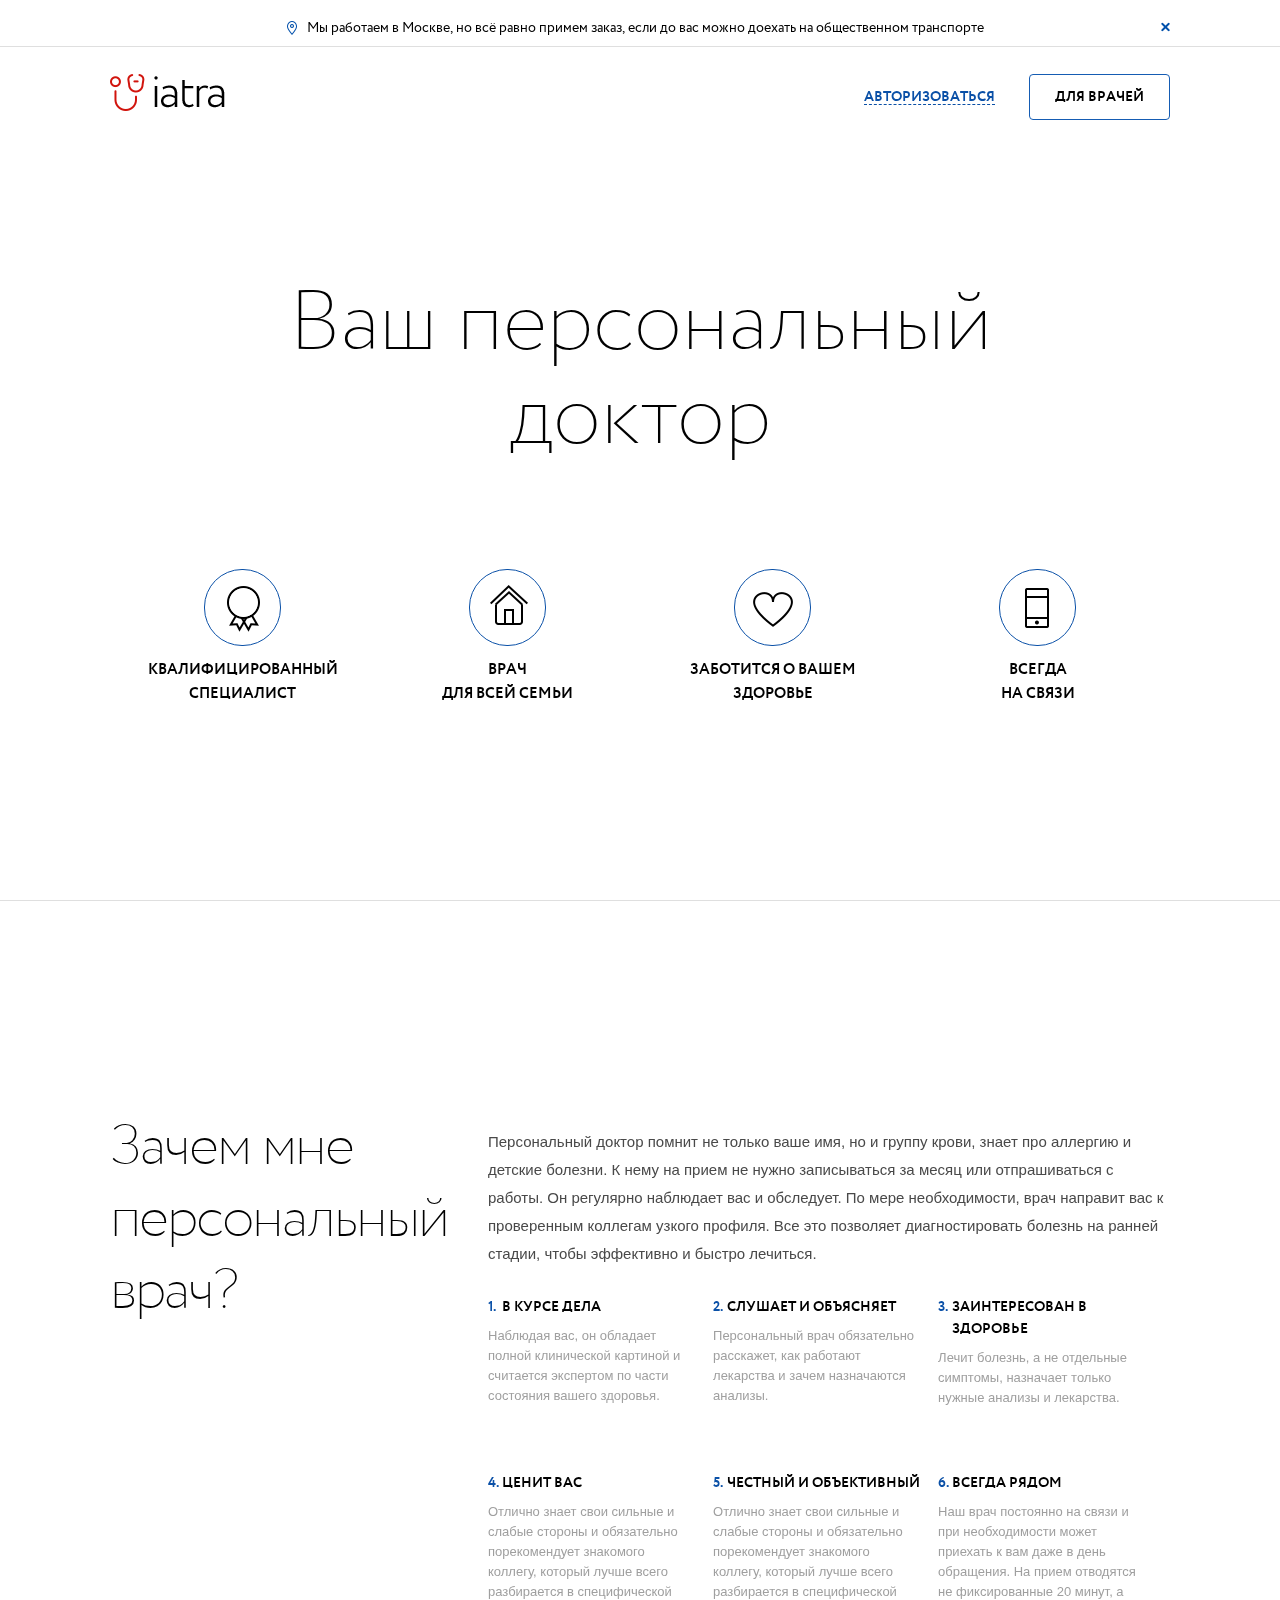
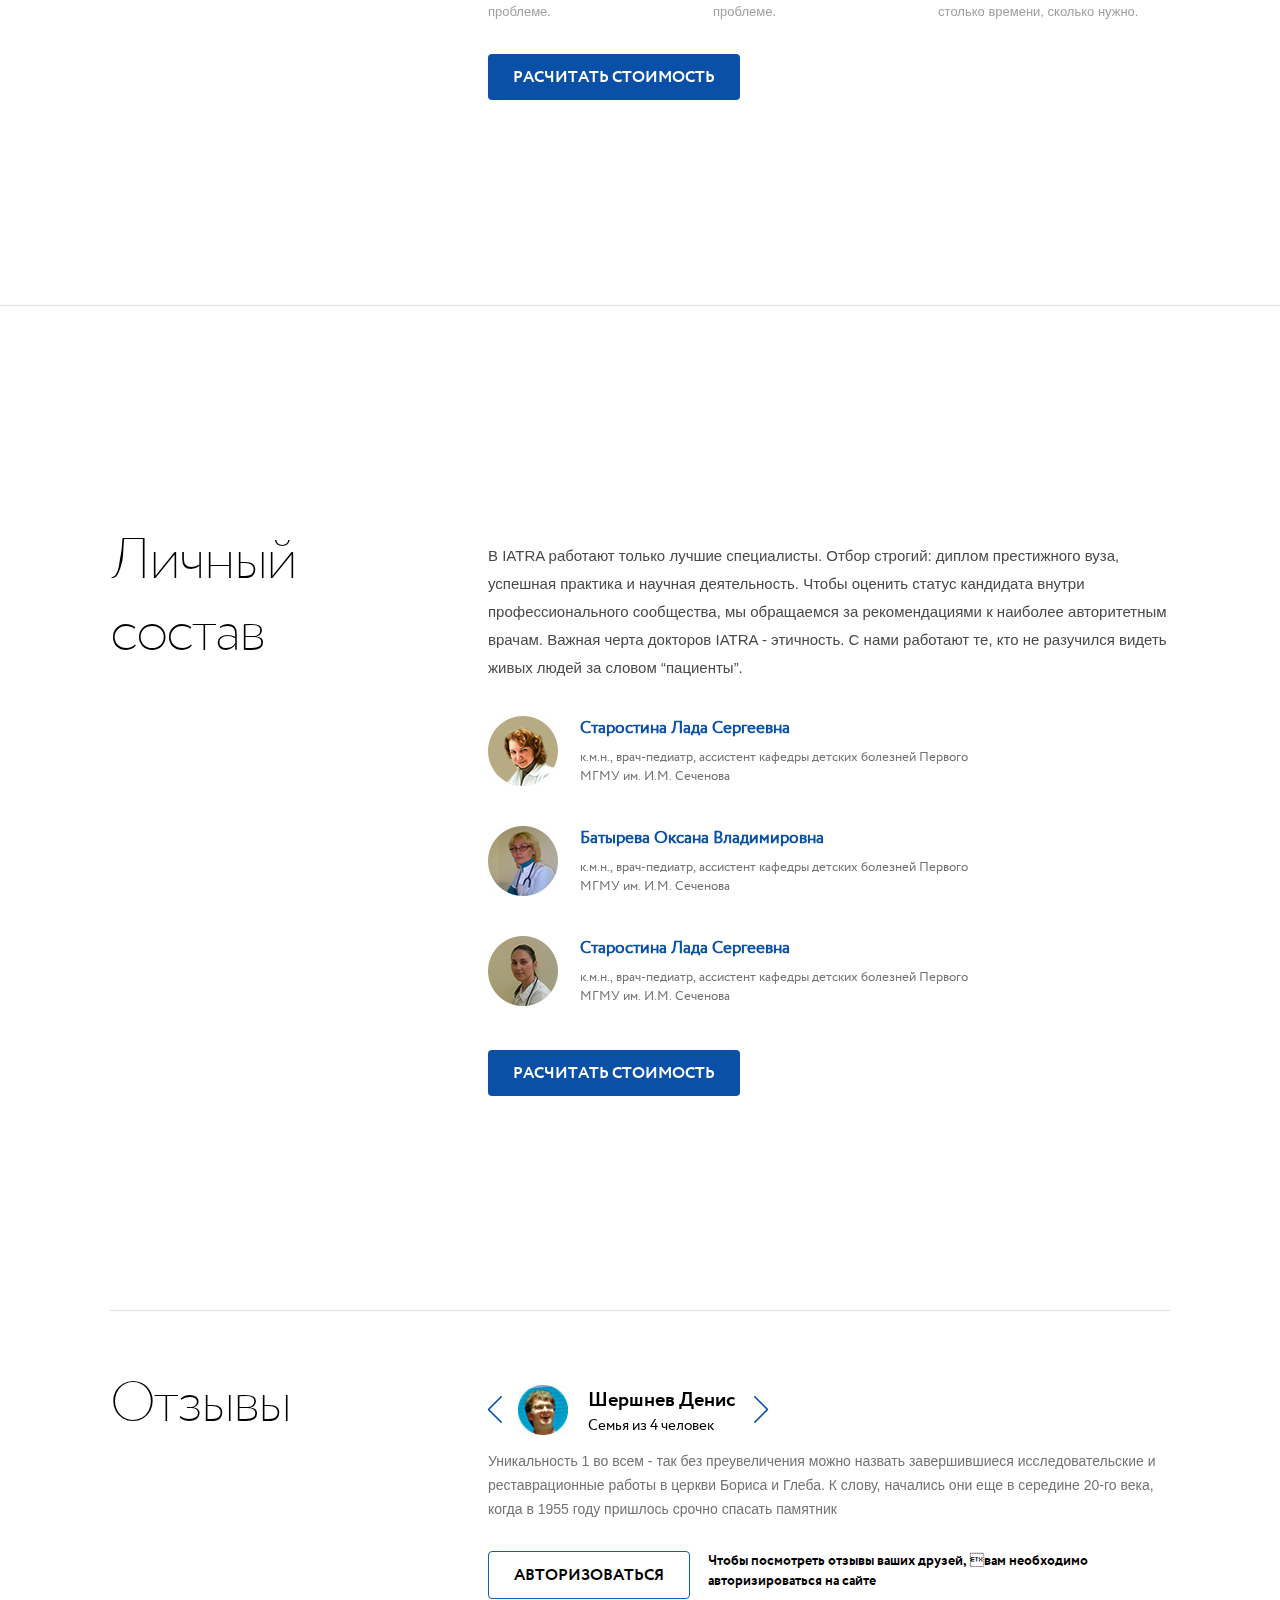
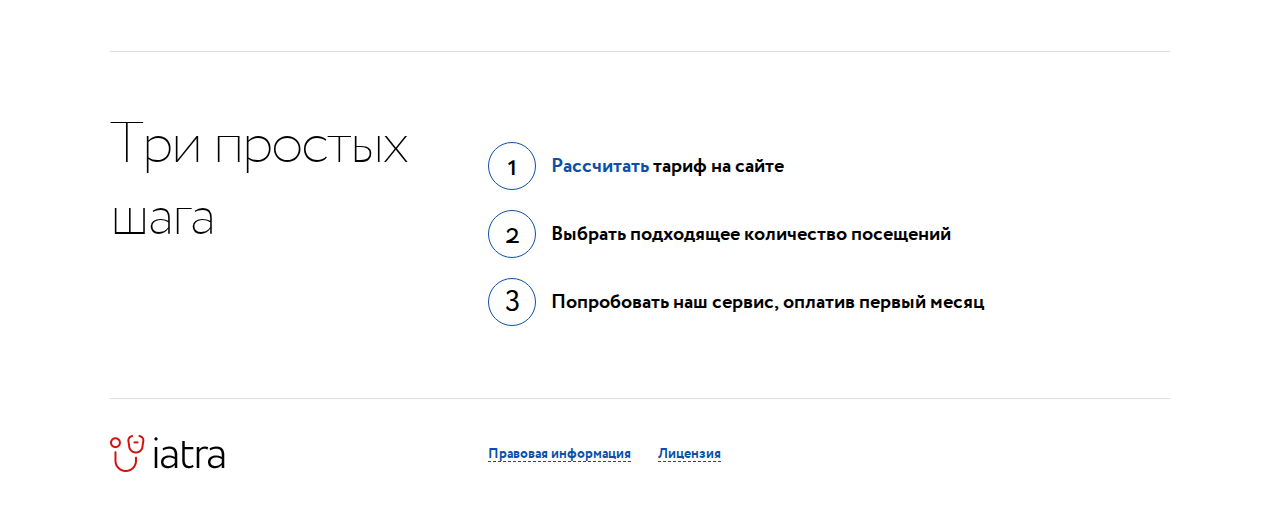
<file: index.html>
<!DOCTYPE html>
<!--[if lt IE 7]> <html class="no-js lt-ie9 lt-ie8 lt-ie7" lang="ru"> <![endif]-->
<!--[if IE 7]>    <html class="no-js lt-ie9 lt-ie8" lang="ru"> <![endif]-->
<!--[if IE 8]>    <html class="no-js lt-ie9" lang="ru"> <![endif]-->
<!--[if gt IE 8]><!--> <html class="no-js" lang="ru"> <!--<![endif]-->
<html>
<head>
	<meta charset="utf-8">
	<meta http-equiv="X-UA-Compatible" content="IE=edge">
	<title>Главная :: IATRA</title>
	<meta name="viewport" content="width=device-width">

	<link rel="stylesheet" href="css/normalize.css">
	<link rel="stylesheet" href="css/style.css">
	<link rel="stylesheet" href="css/jquery.fullPage.css">
	<script src="js/jquery.min.js"></script>
</head>
<body>	
	<div class="page-main">
		<!-- begin b-header  -->
		<header class="b-header js-header_topline clearfix topline-open" id="header">
			<div class="b-header_topline clearfix">
				<div class="wrapper">
					<p class="b-header_topline-text"><span class="l-txt">Мы работаем в Москве, но всё равно примем заказ, если до вас можно доехать на общественном транспорте<span class="b-header_topline-close js-header_topline-close"></span></span></p>
				</div>
			</div>
			<div class="wrapper">				
				<div class="b-header_nav clearfix">
					<a href="links.html" class="l-header_logo"></a>
					
					<div class="b-autorize">
						<a href="ajax/login_popup.html" class="l-autorize_lnk js-autorize_lnk">Авторизоваться</a>
						<a href="#0" class="l-autorize_btn btn type_1">Для врачей</a>
					</div>
				</div>
			</div>
		</header>
		<!-- end b-header -->

		<div id="fullpage">
			<div class="section b-mainpromo_select clearfix">
				<div class="wrapper">
					<h1 class="b-mainpromo_title">Ваш персональный<br/> доктор</h1>
					<div class="b-mainpromo_col">
						<span class="l-mainpromo_cols_ico type_1"></span>
						<p class="l-mainpromo_cols_text">Квалифицированный специалист</p>
					</div>
					<div class="b-mainpromo_col">
						<span class="l-mainpromo_cols_ico type_2"></span>
						<p class="l-mainpromo_cols_text">врач<br/> для всей семьи</p>
					</div>
					<div class="b-mainpromo_col">
						<span class="l-mainpromo_cols_ico type_3"></span>
						<p class="l-mainpromo_cols_text">Заботится о вашем<br/> здоровье</p>
					</div>
					<div class="b-mainpromo_col">
						<span class="l-mainpromo_cols_ico type_4"></span>
						<p class="l-mainpromo_cols_text">Всегда<br/>  на связи</p>
					</div>
				</div>
			</div>
			
			<div class="section b-mainpromo_descr_row clearfix">
				<div class="wrapper">
					<div class="b-mainpromo_descr_fl">
						<h3 class="b-mainpromo_descr_fl-title">Зачем мне персональный врач?</h3>
					</div>
					<div class="b-mainpromo_descr_fr">
						<p class="b-mainpromo_descr_fr-text">Персональный доктор помнит не только ваше имя, но и группу крови, знает про аллергию и детские болезни. К нему на прием не нужно записываться за месяц или отпрашиваться с работы. Он регулярно наблюдает вас и обследует. По мере необходимости, врач направит вас к проверенным коллегам узкого профиля. Все это позволяет диагностировать болезнь на ранней стадии, чтобы эффективно и быстро лечиться.</p>
					
						<ol class="b-mainpromo_descr_cols-order-list height-adjustment clearfix">
							<li class="b-mainpromo_descr_cols-order-item">
								<h5>в курсе дела</h5>
								<p>Наблюдая вас, он обладает полной клинической картиной и считается экспертом по части  состояния вашего здоровья. </p>
							</li>
							<li class="b-mainpromo_descr_cols-order-item">
								<h5>слушает и объясняет</h5>
								<p>Персональный врач обязательно расскажет, как работают лекарства и зачем назначаются анализы.</p>
							</li>
							<li class="b-mainpromo_descr_cols-order-item">
								<h5>Заинтересован  в здоровье</h5>
								<p>Лечит болезнь, а не отдельные  симптомы, назначает только  нужные анализы и лекарства.</p>
							</li>
							<li class="b-mainpromo_descr_cols-order-item">
								<h5>Ценит вас</h5>
								<p>Отлично знает свои сильные и слабые стороны и обязательно порекомендует знакомого коллегу, который лучше всего разбирается в специфической проблеме.</p>
							</li>
							<li class="b-mainpromo_descr_cols-order-item">
								<h5>Честный и объективный</h5>
								<p>Отлично знает свои сильные и слабые стороны и обязательно порекомендует знакомого коллегу, который лучше всего разбирается в специфической проблеме.</p>
							</li>
							<li class="b-mainpromo_descr_cols-order-item">
								<h5>Всегда рядом</h5>
								<p>Наш врач постоянно на связи и при необходимости может приехать к вам даже в день обращения. На прием отводятся не фиксированные 20 минут, а столько времени, сколько нужно.</p>
							</li>
						</ol>
					
						<a href="http://iatra.ru/new9/" class="btn type_2">Расчитать стоимость</a>
					</div>
				</div>
			</div>
			
			<div class="section b-mainpromo_descr_row clearfix">
				<div class="wrapper">
					<div class="b-mainpromo_descr_fl">
						<h3 class="b-mainpromo_descr_fl-title">Личный состав</h3>
					</div>
					<div class="b-mainpromo_descr_fr">
						<p class="b-mainpromo_descr_fr-text">В IATRA работают только лучшие специалисты. Отбор строгий: диплом престижного вуза, успешная практика и научная деятельность. Чтобы оценить статус кандидата внутри профессионального сообщества, мы обращаемся за рекомендациями к наиболее авторитетным врачам. Важная черта докторов IATRA - этичность. С нами работают те, кто не разучился видеть живых людей за словом “пациенты”.</p>
					
						<ul class="b-mainpromo_descr-list">
							<li class="b-mainpromo_descr-item">
								<div class="b-person_item-pic">
									<img src="pic/pic_01.jpg" height="70" width="70" alt="">
								</div>
								<div class="b-person_item-pic-wrap">
									<a href="#0"><h5>Старостина Лада Сергеевна</h5></a>
									<p>к.м.н., врач-педиатр, ассистент кафедры детских болезней Первого МГМУ  им. И.М. Сеченова</p>
								</div>
							</li>
							<li class="b-mainpromo_descr-item">
								<div class="b-person_item-pic">
									<img src="pic/pic_02.jpg" height="70" width="70" alt="">
								</div>
								<div class="b-person_item-pic-wrap">
									<a href="#0"><h5>Батырева Оксана Владимировна</h5></a>
									<p>к.м.н., врач-педиатр, ассистент кафедры детских болезней Первого МГМУ  им. И.М. Сеченова</p>
								</div>
							</li>
							<li class="b-mainpromo_descr-item">
								<div class="b-person_item-pic">
									<img src="pic/pic_03.jpg" height="70" width="70" alt="">
								</div>
								<div class="b-person_item-pic-wrap">
									<a href="#0"><h5>Старостина Лада Сергеевна</h5></a>
									<p>к.м.н., врач-педиатр, ассистент кафедры детских болезней Первого МГМУ  им. И.М. Сеченова</p>
								</div>
							</li>									
						</ul>
					
						<a href="http://iatra.ru/new9/" class="btn type_2">Расчитать стоимость</a>
					</div>
				</div>
			</div>
		</div>

		<main id="main" role="main">
			<div class="b-mainpromo">
				<div class="wrapper">					

					<div class="b-mainpromo_descr_row clearfix">
						<div class="b-mainpromo_descr_fl">
							<h3 class="b-mainpromo_descr_fl-title">Отзывы</h3>
						</div>

						<div class="b-mainpromo_descr_fr">
							<div class="b-mainpromo_slider js-mainpromo_slider">
								<div class="b-mainpromo_slide">
									<div class="b-slide-person">
										<div class="b-slide-person_pic">
											<img src="pic/pic_04.jpg" height="50" width="50" alt="">
										</div>
										<div class="b-slide-person_cont">
											<h5 class="b-slide-person_name">Шершнев Денис</h5>
											<p class="b-slide-person_num">Семья из 4 человек</p>
										</div>
									</div>
									<p class="b-slide-person_text">Уникальность 1 во всем - так без преувеличения можно назвать завершившиеся исследовательские и реставрационные работы в церкви Бориса и Глеба. К слову, начались они еще в середине 20-го века, когда в 1955 году пришлось срочно спасать памятник</p>
								</div>
								<div class="b-mainpromo_slide">
									<div class="b-slide-person">
										<div class="b-slide-person_pic">
											<img src="pic/pic_03.jpg" height="50" width="50" alt="">
										</div>
										<div class="b-slide-person_cont">
											<h5 class="b-slide-person_name">Шершнев Борис</h5>
											<p class="b-slide-person_num">Семья из 5 человек</p>
										</div>
									</div>
									<p class="b-slide-person_text">Уникальность 2 во всем - так без преувеличения можно назвать завершившиеся исследовательские и реставра и Глеба. К слову, начались они еще в середине 20-го века, когда в 1955 году пришлось срочно спасать памятник</p>
								</div>
								<div class="b-mainpromo_slide">
									<div class="b-slide-person">
										<div class="b-slide-person_pic">
											<img src="pic/pic_02.jpg" height="50" width="50" alt="">
										</div>
										<div class="b-slide-person_cont">
											<h5 class="b-slide-person_name">Шершнев Вася</h5>
											<p class="b-slide-person_num">Семья из 6 человек</p>
										</div>
									</div>
									<p class="b-slide-person_text">К слову, начались они еще в середине 20-го века, когда в 1955 году пришлось срочно спасать памятник</p>
								</div>
							</div>

							<div class="b-account_autorize clearfix">
								<a href="ajax/login_popup.html" class="b-account_autorize-btn js-autorize_lnk btn type_1">Авторизоваться</a>
								<p class="b-account_autorize-text">Чтобы посмотреть отзывы ваших друзей, вам необходимо авторизироваться на сайте</p>
							</div>
						</div>
					</div>
					<!-- end b-mainpromo_quest -->

					<!-- begin b-mainpromo_step -->
					<div class="b-mainpromo_descr_row clearfix">
							<div class="b-mainpromo_descr_fl">
								<h3 class="b-mainpromo_descr_fl-title">Три простых шага</h3>
							</div>

							<div class="b-mainpromo_descr_fr">
								<ul class="b-mainpromo_steps-list">
									<li class="b-mainpromo_steps-item">
										<span class="b-mainpromo_steps-text"><a href="#0">Рассчитать</a> тариф на сайте</span>
									</li>
									<li class="b-mainpromo_steps-item">
										<span class="b-mainpromo_steps-text">Выбрать подходящее количество посещений</span>
									</li>
									<li class="b-mainpromo_steps-item">
										<span class="b-mainpromo_steps-text">Попробовать наш сервис, оплатив первый месяц</span>
									</li>
								</ul>
							</div>
					</div>
					<!-- end b-mainpromo_step -->
				</div><!-- wrapper -->
			</div>
		</main>

		<footer class="b-footer" id="footer">
			<div class="wrapper">
				<div class="b-footer_wrapper clearfix">
					<a href="#0" class="l-footer_logo"></a>
					
					<div class="b-fotter_autorize">
						<a href="ajax/ajax-example_popup.html" class="l-fotter_autorize_lnk js-autorize_lnk">Правовая информация</a>
						<a href="ajax/ajax-example_popup.html" class="l-fotter_autorize_lnk js-autorize_lnk">Лицензия</a>
					</div>
				</div>
			</div>
		</footer>

		
	</div><!-- page-main -->


	<script src="js/plugins/jquery.easings.min.js"></script>

	<!-- This following line needed in the case of using the plugin option `scrollOverflow:true` -->
	<script type="text/javascript" src="js/plugins/jquery.slimscroll.min.js"></script>

	<script type="text/javascript" src="js/plugins/jquery.fullPage.min.js"></script>

	<script>
		$('#header').css({'position':'absolute', 'top': 0, 'width': '100%'});
		$('#fullpage').fullpage({
			autoScrolling: false,
			css3: true,
			fitToSection: false
		});
	</script>

	<script src="js/jquery.maskedinput.min.js"></script>
	<script src="js/selectordie.min.js"></script>
	<script src="js/plugins/slick.min.js"></script>
	<script src="js/scripts.js"></script>
	<script src="js/calculate.js"></script>
</body>
</html>
</file>
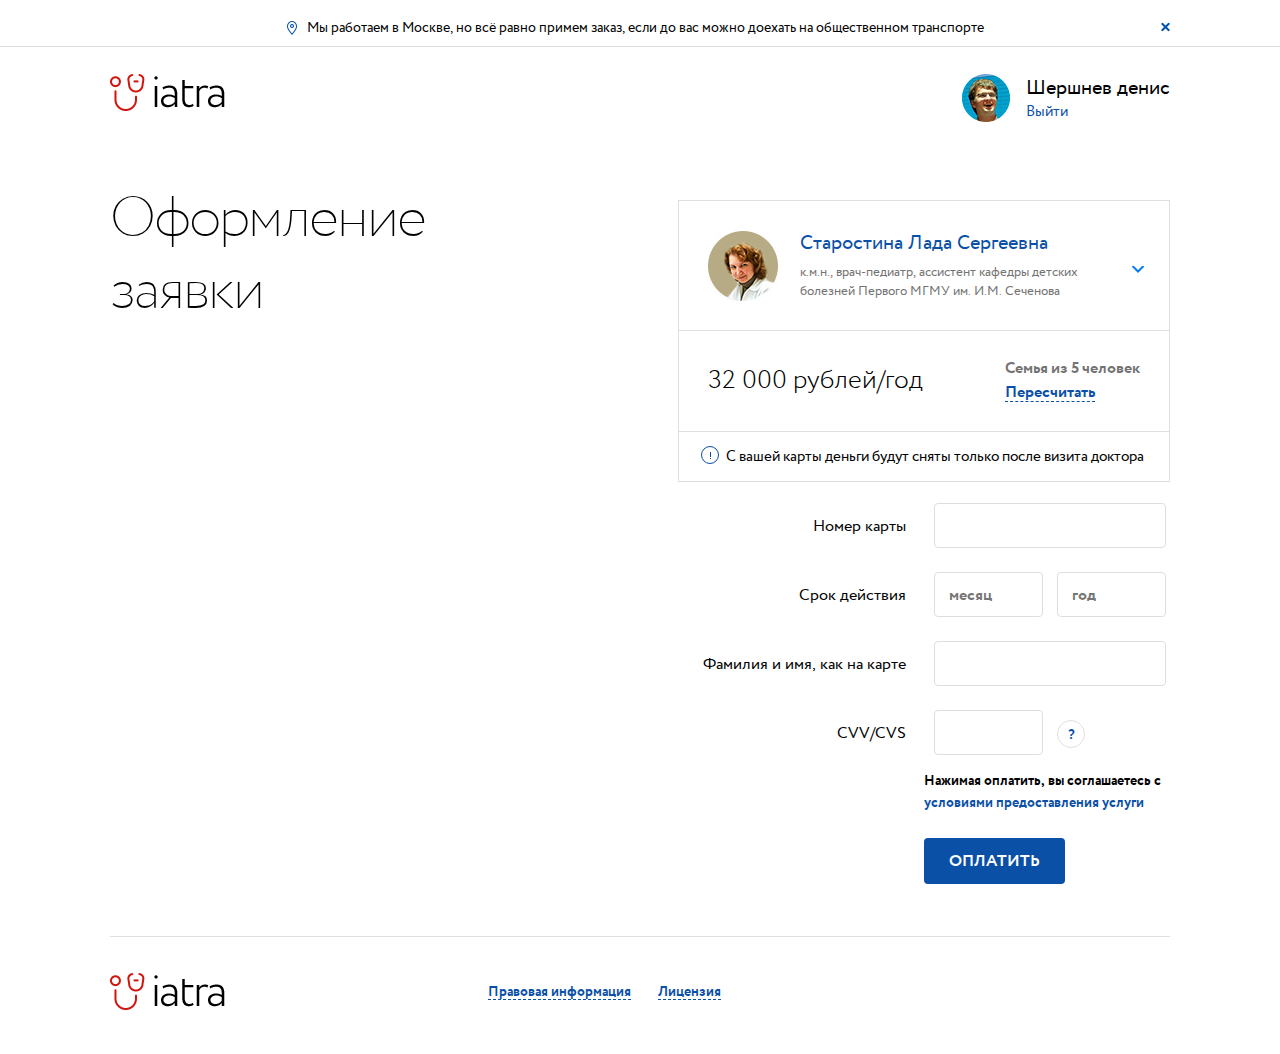
<file: calk.html>
<!DOCTYPE html>
<html>
<head>
	<meta charset="utf-8">
	<meta http-equiv="X-UA-Compatible" content="IE=edge">
	<title>Оформление заявки :: IATRA</title>
	<meta name="viewport" content="width=device-width">
	<link rel="stylesheet" href="css/normalize.css">
	<link rel="stylesheet" href="css/style.css">
	<script src="js/jquery.min.js"></script>
</head>
<body>	
	<div class="page-main">
		<!-- begin b-header  -->
		<header class="b-header js-header_topline clearfix topline-open" id="header">
			<div class="b-header_topline clearfix">
				<div class="wrapper">
					<p class="b-header_topline-text"><span class="l-txt">Мы работаем в Москве, но всё равно примем заказ, если до вас можно доехать на общественном транспорте<span class="b-header_topline-close js-header_topline-close"></span></span></p>
				</div>
			</div>
			<div class="wrapper">				
				<div class="b-header_nav clearfix">
					<a href="links.html" class="l-header_logo"></a>
					
					<div class="b-autorize_logined fr">
						<div class="b-autorize_logined-pic fl">
							<img src="pic/pic_04.jpg" height="48" width="48" alt="">
						</div>
						<div class="b-autorize_logined-cont">
							<p class="name">Шершнев денис</p>
							<span class="logout">Выйти</span>
						</div>
					</div>
				</div>
			</div>
		</header>
		<!-- end b-header -->

		<main id="main" role="main">
			<div class="b-mainpromo">
				<div class="wrapper">
					<div class="b-mainpromo_descr_row no-brd clearfix">
						<div class="b-mainpromo_descr_fl">
							<h3 class="b-mainpromo_descr_fl-title">Оформление заявки</h3>
						</div>
						<div class="b-mainpromo_descr_fr">
							<div class="b-make_app">
								<div class="b-make_app-dropdown">
									<ul class="b-mainpromo_descr-list js-make_app-dropdown">
										<li class="b-mainpromo_descr-item current">
											<div class="b-person_item-pic">
												<img src="pic/pic_01.jpg" height="70" width="70" alt="">
											</div>
											<div class="b-person_item-pic-wrap">
												<a href="#0">Старостина Лада Сергеевна</a>
												<p>к.м.н., врач-педиатр, ассистент кафедры детских болезней Первого МГМУ  им. И.М. Сеченова</p>
											</div>
										</li>
										<li class="b-mainpromo_descr-item">
											<div class="b-person_item-pic">
												<img src="pic/pic_02.jpg" height="70" width="70" alt="">
											</div>
											<div class="b-person_item-pic-wrap">
												<a href="#0">Батырева Оксана Владимировна</a>
												<p>к.м.н., врач-педиатр, ассистент кафедры детских болезней Первого МГМУ  им. И.М. Сеченова</p>
											</div>
										</li>
										<li class="b-mainpromo_descr-item">
											<div class="b-person_item-pic">
												<img src="pic/pic_03.jpg" height="70" width="70" alt="">
											</div>
											<div class="b-person_item-pic-wrap">
												<a href="#0">Старостина Лада Сергеевна</a>
												<p>к.м.н., врач-педиатр, ассистент кафедры детских болезней Первого МГМУ  им. И.М. Сеченова</p>
											</div>
										</li>									
									</ul>
								</div>
								<div class="b-make_app-price clearfix">
									<div class="b-make_app-price_l fl">
										<span class="price"><span class="num">32 000 рублей/год</span></span>
									</div>
									<div class="b-make_app-price_r fr">
										<div class="b-make_app-price_r-wrap">
											<p class="text">Семья из 5 человек</p>
											<span href="#0" class="price_btn">Пересчитать</span>
										</div>
									</div>
								</div>
							
								<div class="b-make_app-attention">
									<p class="l-text">С вашей карты деньги будут сняты только после визита доктора</p>
								</div>
							</div>
							
							<form action="#0" class="b-price_app-form js-price_app">
								<div class="l-fieldrow">
									<div class="l-fieldcell">
										<label for="f_01">Номер карты</label>
									</div>
									<div class="l-fieldcell">										
										<input class="inp_s1 js-card_num" value="" name="" type="text" id="f_01">
									</div>
								</div>
								<div class="l-fieldrow">
									<div class="l-fieldcell">
										<label for="f_02_a">Срок действия</label>
									</div>
									<div class="l-fieldcell">										
										<input class="inp_s2 js-card_month" value="" name="" type="text" id="f_02_a" placeholder="месяц">
										<input class="inp_s2 js-date" value="" name="" type="text" id="f_02_b" placeholder="год">
									</div>									
								</div>
								<div class="l-fieldrow">
									<div class="l-fieldcell">
										<label for="f_03">Фамилия и имя, как на карте</label>
									</div>
									<div class="l-fieldcell">										
										<input class="inp_s1" value="" name="" type="text" id="f_03">
									</div>
								</div>
								<div class="l-fieldrow">
									<div class="l-fieldcell">
										<label for="f_04">CVV/CVS</label>
									</div>
									<div class="l-fieldcell">									
										<input class="inp_s2 js-card_cvs mb0" value="" name="" type="text" id="f_04">
										<div class="b-quest">
											<span class="l-quest-ico_btn">?</span>
										</div>
									</div>
								</div>

								<div class="l-fieldrow">
									<div class="l-fieldcell"></div>
									<div class="l-fieldcell">
										<p class="l-info_txt">Нажимая оплатить, вы соглашаетесь с <a href="#0">условиями предоставления услуги</a></p>
									</div>
								</div>

								<div class="l-fieldrow">
									<div class="l-fieldcell"></div>
									<div class="l-fieldcell">
										<button class="btn type_2">Оплатить</button>
									</div>
								</div>
							</form>
						</div>
					</div>					
				</div>
			</div>
		</main>

		<footer class="b-footer" id="footer">
			<div class="wrapper">
				<div class="b-footer_wrapper clearfix">
					<a href="#0" class="l-footer_logo"></a>
					
					<div class="b-fotter_autorize">
						<a href="#0" class="l-fotter_autorize_lnk">Правовая информация</a>
						<a href="#0" class="l-fotter_autorize_lnk">Лицензия</a>
					</div>
				</div>
			</div>
		</footer>
	</div>

	<script src="js/jquery.maskedinput.min.js"></script>
	<script src="js/selectordie.min.js"></script>
	<script src="js/plugins/slick.min.js"></script>
	<script src="js/scripts.js"></script>
	<script src="js/calculate.js"></script>
</body>
</html>
</file>
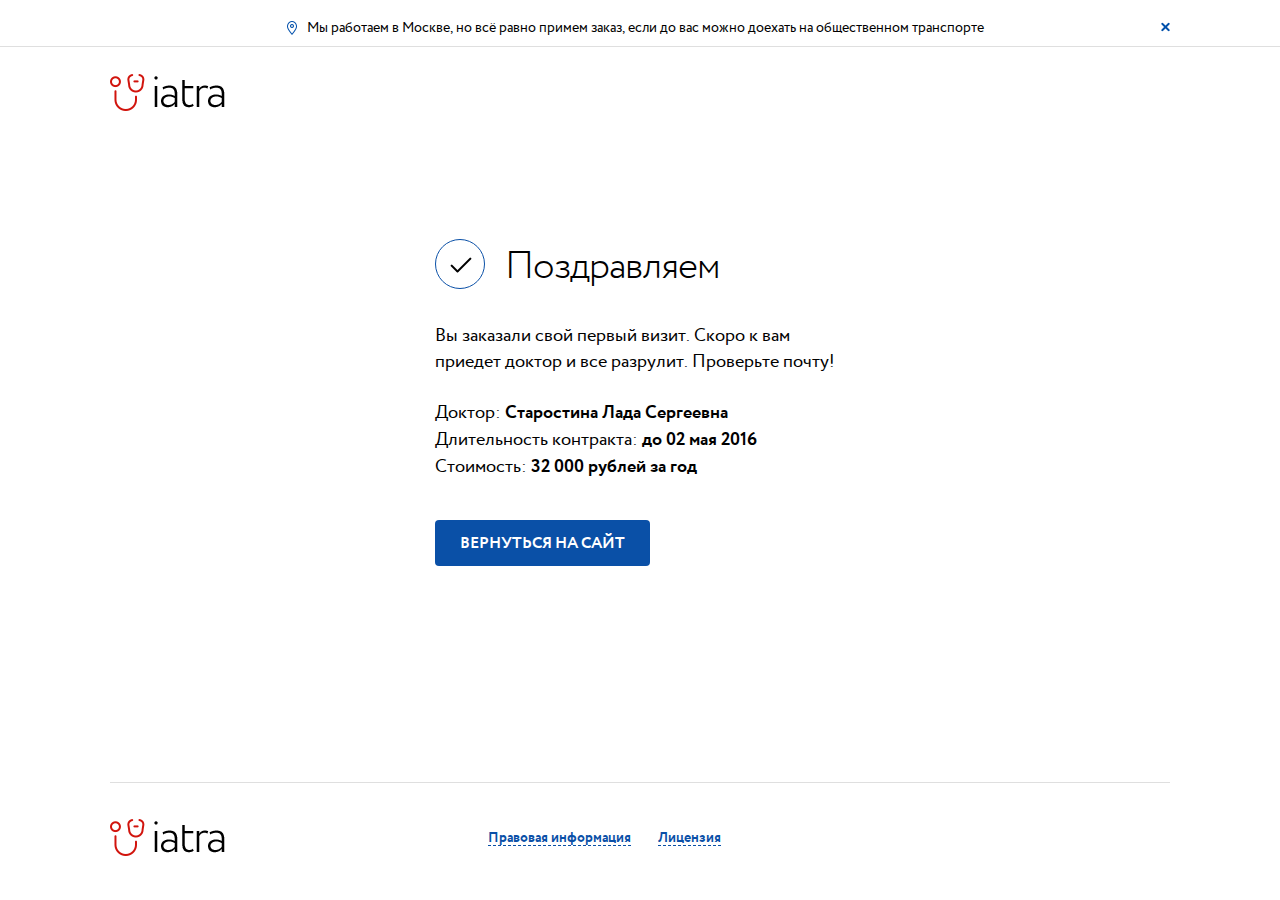
<file: calk_final.html>
<!DOCTYPE html>
<html>
<head>
	<meta charset="utf-8">
	<meta http-equiv="X-UA-Compatible" content="IE=edge">
	<title>Поздравляем :: IATRA</title>
	<meta name="viewport" content="width=device-width">
	<link rel="stylesheet" href="css/normalize.css">
	<link rel="stylesheet" href="css/style.css">
	<script src="js/jquery.min.js"></script>
</head>
<body>	

		<!-- begin b-header  -->
		<header class="b-header js-header_topline clearfix topline-open" id="header">
			<div class="b-header_topline clearfix">
				<div class="wrapper">
					<p class="b-header_topline-text"><span class="l-txt">Мы работаем в Москве, но всё равно примем заказ, если до вас можно доехать на общественном транспорте<span class="b-header_topline-close js-header_topline-close"></span></span></p>
				</div>
			</div>
			<div class="wrapper">				
				<div class="b-header_nav clearfix">
					<a href="links.html" class="l-header_logo"></a>
				</div>
			</div>
		</header>
		<!-- end b-header -->

		<main id="main" role="main">
			<div class="block-vertical_algn">
				<div class="wrapper-vertical_algn">
					<div class="container-vertical_algn">
						<div class="inner-vertical_algn b-congratulation">
							<h2 class="b-congratulation_title">Поздравляем</h2>
							<p class="b-congratulation_text">Вы заказали свой первый визит. Скоро к вам<br/> приедет доктор и все разрулит. Проверьте почту!</p>
							<ul class="b-congratulation_list">
								<li class="b-congratulation_item">
									<span class="sub_title">Доктор: </span><span class="text">Старостина Лада Сергеевна</span>
								</li>
								<li class="b-congratulation_item">
									<span class="sub_title">Длительность контракта: </span><span class="text">до 02 мая 2016</span>
								</li>
								<li class="b-congratulation_item">
									<span class="sub_title">Стоимость: </span><span class="text">32 000 рублей за год</span>
								</li>
							</ul>
							<a href="#" class="b-congratulation_lnk btn type_2">Вернуться на сайт</a>
						</div>
					</div>
				</div>
			</div>
		</main>

		<footer class="b-footer" id="footer">
			<div class="wrapper">
				<div class="b-footer_wrapper clearfix">
					<a href="#0" class="l-footer_logo"></a>
					
					<div class="b-fotter_autorize">
						<a href="#0" class="l-fotter_autorize_lnk">Правовая информация</a>
						<a href="#0" class="l-fotter_autorize_lnk">Лицензия</a>
					</div>
				</div>
			</div>
		</footer>


	<script src="js/jquery.maskedinput.min.js"></script>
	<script src="js/selectordie.min.js"></script>
	<script src="js/plugins/slick.min.js"></script>
	<script src="js/scripts.js"></script>
	<script src="js/calculate.js"></script>
</body>
</html>
</file>
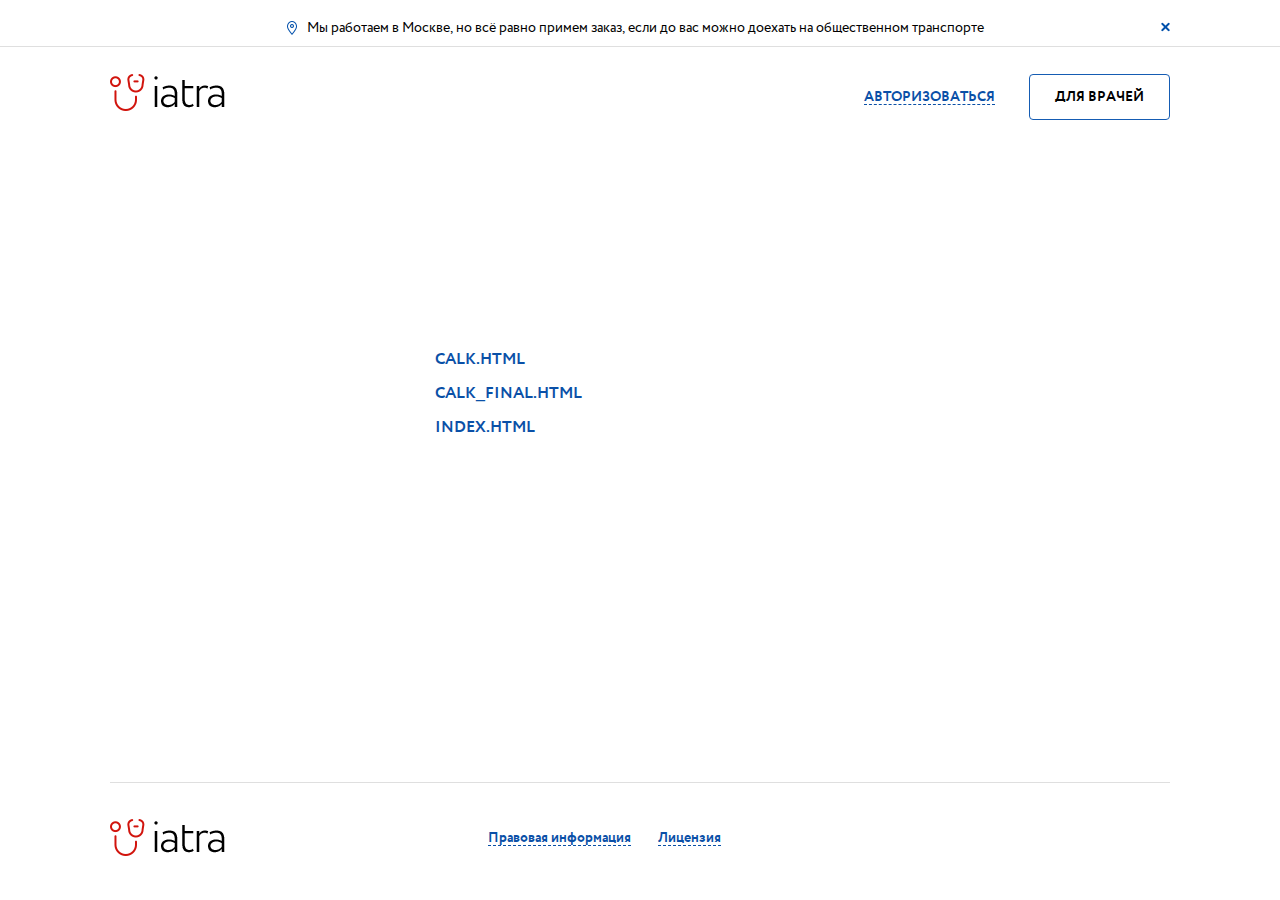
<file: links.html>
<!DOCTYPE html>
<html>
<head>
	<meta charset="utf-8">
	<meta http-equiv="X-UA-Compatible" content="IE=edge">
	<title></title>
	<link rel="stylesheet" href="css/normalize.css">
	<link rel="stylesheet" href="css/style.css">
	<script src="js/jquery.min.js"></script>
</head>
<body>	
	<style>
		.b-links_pages_item{
			list-style-type: none;
			font: 16px/20px 'Circe-Bold', sans-serif;
			margin-bottom: 14px;
		}
		.b-links_pages_item a{
			text-decoration: none;
			text-transform: uppercase;
			color: #0a50a7;
			-webkit-transition: color .25s;
			transition: color .25s;
		}
		.b-links_pages_item a:hover{
			color: #1B5BA9;
		}
	</style>
	<div class="page-main">
		<!-- begin b-header  -->
		<header class="b-header js-header_topline clearfix topline-open" id="header">
			<div class="b-header_topline clearfix">
				<div class="wrapper">
					<p class="b-header_topline-text"><span class="l-txt">Мы работаем в Москве, но всё равно примем заказ, если до вас можно доехать на общественном транспорте<span class="b-header_topline-close js-header_topline-close"></span></span></p>
				</div>
			</div>
			<div class="wrapper">				
				<div class="b-header_nav clearfix">
					<a href="index.html" class="l-header_logo"></a>
					
					<div class="b-autorize">
						<a href="#0" class="l-autorize_lnk">Авторизоваться</a>
						<a href="#0" class="l-autorize_btn btn type_1">Для врачей</a>
					</div>
				</div>
			</div>
		</header>
		<!-- end b-header -->

		<main id="main" role="main">
			<div class="block-vertical_algn">
				<div class="wrapper-vertical_algn">
					<div class="container-vertical_algn">
						<div class="inner-vertical_algn b-congratulation">
							<ul class="b-links_pages_list">
								<li class="b-links_pages_item">
									<a href="calk.html">calk.html</a>
								</li>
								<li class="b-links_pages_item">
									<a href="calk_final.html">calk_final.html</a>
								</li>
								<li class="b-links_pages_item">
									<a href="index.html">index.html</a>
								</li>
							</ul>
						</div>
					</div>
				</div>
			</div>
		</main>

		<footer class="b-footer" id="footer">
			<div class="wrapper">
				<div class="b-footer_wrapper clearfix">
					<a href="#0" class="l-footer_logo"></a>
					
					<div class="b-fotter_autorize">
						<a href="#0" class="l-fotter_autorize_lnk">Правовая информация</a>
						<a href="#0" class="l-fotter_autorize_lnk">Лицензия</a>
					</div>
				</div>
			</div>
		</footer>
	</div>

	<script src="js/jquery.maskedinput.min.js"></script>
	<script src="js/selectordie.min.js"></script>
	<script src="js/plugins/slick.min.js"></script>
	<script src="js/scripts.js"></script>
	<script src="js/calculate.js"></script>
</body>
</html>
</file>
<file: css/style.css>
@font-face {
    font-family: 'Circe-Regular';
    src: url('../fonts/Circe-webfont.eot');
    src: url('../fonts/Circe-webfont.eot?#iefix') format('embedded-opentype'),
         url('../fonts/Circe-webfont.woff') format('woff'),
         url('../fonts/Circe-webfont.ttf') format('truetype');
    font-weight: normal;
    font-style: normal;

}


@font-face {
    font-family: 'Circe-Bold';
    src: url('../fonts/Circe-Bold-webfont.eot');
    src: url('../fonts/Circe-Bold-webfont.eot?#iefix') format('embedded-opentype'),
         url('../fonts/Circe-Bold-webfont.woff') format('woff'),
         url('../fonts/Circe-Bold-webfont.ttf') format('truetype');
    font-weight: normal;
    font-style: normal;

}


@font-face {
    font-family: 'Circe-ExtraLight';
    src: url('../fonts/Circe-ExtraLight-webfont.eot');
    src: url('../fonts/Circe-ExtraLight-webfont.eot?#iefix') format('embedded-opentype'),
         url('../fonts/Circe-ExtraLight-webfont.woff') format('woff'),
         url('../fonts/Circe-ExtraLight-webfont.ttf') format('truetype');
    font-weight: normal;
    font-style: normal;

}


@font-face {
    font-family: 'Circe-Light';
    src: url('../fonts/Circe-Light-webfont.eot');
    src: url('../fonts/Circe-Light-webfont.eot?#iefix') format('embedded-opentype'),
         url('../fonts/Circe-Light-webfont.woff') format('woff'),
         url('../fonts/Circe-Light-webfont.ttf') format('truetype');
    font-weight: normal;
    font-style: normal;

}


/* Elements */
* {margin:0; padding:0;}

html{
	height: 100%;
}
body {
	overflow-y: scroll;
	min-height: 100%;
	position: relative;
	padding: 0;
	margin: 0;
	width: 100%;
}
a{
	text-decoration: none;
	color: #0a50a7;
}

.full-screen{		
	display: table;		
	table-layout: fixed;		
	width: 100%;
	min-height: 575px;
}		
.full-screen_wrap{		
	display: table-cell;		
	vertical-align: middle;		
	width: 100%;		
	height: 100%;
	min-height: 575px;
}		


.page-main{
	padding-bottom: 118px;
}
.page-main.popup_open .b-footer{
	position: static;
}

/* Clearfix */
.clearfix, .wrapper, .wrapper-contacts {
	*zoom: 1;
}
.clearfix:before, .clearfix:after, .wrapper:before, .wrapper:after, .wrapper-contacts:before, .wrapper-contacts:after {
	content: ''; display: table;
}
.clearfix:after, .wrapper:after, .wrapper-contacts:after {
	clear: both;
}

.fl{
	float: left;
}
.fr{
	float: right;
}


.wrapper {
	width: 1100px;
	margin: auto;
	position: relative;
	padding: 0 20px;
	-moz-box-sizing: border-box;
	box-sizing: border-box;
}

.wrapper form {
	font-family: 'Circe-Light';
	text-align: center;
	font-size: 23pt;
	line-height: 2;
	margin-top: 73px;
}

.wrapper form input{
	font-size: 12pt;
	font-family: 'Circe-Bold';
	border: 1px solid #dedede;
	border-radius: 4px;
	padding: 12px 14px 10px 14px;
	position: relative;
	top: -1px;
	margin: 0 10px;
}

.wrapper form input[type=text]:hover {
	border: 1px solid #c7c7c7;
}

.wrapper form input[type=text].error {
	border: 1px solid #c3160f;
	transition: 0.2s;
}

.wrapper form input[type=text].date {
	width: 60px;
}

.wrapper form input[type=submit] {
	font-family: 'Circe-Bold';
	font-size: 10.5pt;
	text-transform: uppercase;
	background: #0a50a7;
	border: 0;
	color: #fff;
	border-radius: 4px;
	padding: 14px 33px 12px 33px;
	margin-top: 60px;
	transition: 0.2s;
}

.wrapper form input[type=submit]:hover {
	background: #1e64ba;
}

.wrapper form input:focus,
.tariffs .content table button:focus {
	outline: none;
}

.wrapper form input[type=submit]:active {
	transition: 0;
	background: #11417e;
}

.wrapper form .spouse,
.wrapper form .children,
.wrapper form .two_children,
.wrapper form .three_children {
	display: none;
}

.tariffs {
	margin: 37px 0;
	display: none;
}

.tariffs .content {
	width: 1000px;
	margin: auto;
	position: relative;
	text-align: center;
}

.tariffs .content h2 {
	font-family: 'Circe-Light';
	font-weight: normal;
	font-size: 26pt;
	margin: 0;
	margin-top: 40px;
}

.tariffs hr.big {	
	border: 0;
	border-top: 1px solid #cdcdcd;
}

.tariffs .content p {
	font-family: 'Circe-Regular';
	font-weight: normal;
	font-size: 12pt;
	color: #7c7c7c;
	margin: 0;
	margin-top: 20px;
	margin-bottom: 40px;
}

.tariffs .content a {
	color: #2176e0;
}

.tariffs .content table {
	width: 738px;
	margin: auto;
	font-size: 12pt;
}

.tariffs .content table tr td:first-child{
	text-align: left;
	width: 310px;
	padding-left: 20px;
}

.tariffs .content thead {
	font-family: 'Circe-Light';
}

.tariffs .content thead td {
	border-bottom: 3px solid #cdcdcd;
	padding-bottom: 10px;
	vertical-align: bottom;
}

.tariffs .content tbody td {
	font-family: 'Circe-Regular';
}

.tariffs .content tbody td {
	border-bottom: 1px solid #cdcdcd;
	padding: 8px 0 6px 0;
}

.tariffs .content tbody .number {
	font-family: 'Circe-ExtraLight';
	font-size: 34pt;
	-webkit-user-select: none;
	-moz-user-select: none;
	-ms-user-select: none;
	-o-user-select: none;
	user-select: none;  
}

.tariffs .content tbody td small {
	color: #7c7c7c;
}

.tariffs .content tbody td small.price {
	color: #000;
	font-size: 13pt;
	top: -10px;
	position: relative;
}

.tariffs .content .change_visits {
	width: 718px;
	font-size: 12pt;
	color: #7c7c7c;
	text-align: left;
	margin: 20px auto;
	padding-left: 20px;
	font-family: 'Circe-Regular';
}

.tariffs .content table button {
	border: 1px solid #0a50a7;
	font-family: 'Circe-Bold';
	font-size: 10.5pt;
	text-transform: uppercase;
	background: #fff;
	color: #000;
	border-radius: 4px;
	padding: 10px 18px 8px 18px;
	transition: 0.2s;
}

.tariffs .content table button:hover{
	background: #0a50a7;
	color: #fff;
}

.tariffs .content table button:active{
	background: #073773;
}

.tariffs .content table button.border {
	padding: 10px 33px 8px 33px;
}

.tariffs .content table .arrows {
	display: inline-block;
	width: 10px;
}

.tariffs .content table .arrows .top,
.tariffs .content table .arrows .bot {
	margin-left: 5px;
	width: 20px;
	height: 16px;
	cursor: pointer;
	background: url(../img/arrow_top_blue.jpg);
	background-repeat: no-repeat;
	background-position: center;
	display: none;
}

.tariffs .content table .arrows .bot {
	background: url(../img/arrow_bot_grey.jpg);
	background-repeat: no-repeat;
	background-position: center;
}


/* Slider */
.slick-slider
{
    position: relative;

    display: block;

    -moz-box-sizing: border-box;
         box-sizing: border-box;

    -webkit-user-select: none;
       -moz-user-select: none;
        -ms-user-select: none;
            user-select: none;

    -webkit-touch-callout: none;
    -khtml-user-select: none;
    -ms-touch-action: pan-y;
        touch-action: pan-y;
    -webkit-tap-highlight-color: transparent;
}

.slick-list
{
    position: relative;

    display: block;
    overflow: hidden;

    margin: 0;
    padding: 0;
}
.slick-list:focus
{
    outline: none;
}
.slick-list.dragging
{
    cursor: pointer;
    cursor: hand;
}

.slick-slider .slick-track,
.slick-slider .slick-list
{
    -webkit-transform: translate3d(0, 0, 0);
       -moz-transform: translate3d(0, 0, 0);
        -ms-transform: translate3d(0, 0, 0);
         -o-transform: translate3d(0, 0, 0);
            transform: translate3d(0, 0, 0);
}

.slick-track
{
    position: relative;
    top: 0;
    left: 0;

    display: block;
}
.slick-track:before,
.slick-track:after
{
    display: table;

    content: '';
}
.slick-track:after
{
    clear: both;
}
.slick-loading .slick-track
{
    visibility: hidden;
}

.slick-slide
{
    display: none;
    float: left;

    height: 100%;
    min-height: 1px;
}
[dir='rtl'] .slick-slide
{
    float: right;
}
.slick-slide img
{
    display: block;
}
.slick-slide.slick-loading img
{
    display: none;
}
.slick-slide.dragging img
{
    pointer-events: none;
}
.slick-initialized .slick-slide
{
    display: block;
}
.slick-loading .slick-slide
{
    visibility: hidden;
}
.slick-vertical .slick-slide
{
    display: block;

    height: auto;

    border: 1px solid transparent;
}


.b-header{
	position: relative;
	z-index: 1;
	-webkit-transition: padding .5s;
	transition: padding .5s;
}
.b-header.topline-open{
	padding-top: 58px;
}
.b-header.topline-hide{
	padding-top: 0;
}
.b-header_topline{
	margin-bottom: 10px;
	border-bottom: 1px solid #dfdfdf;
	padding: 18px 0px 8px;
	position: absolute;
	width: 100%;
	top: 0;
	-webkit-transition: top .5s;
	transition: top .5s;
}
.topline-hide .b-header_topline{
	top: -58px;
}
.b-header_topline-text{
	font: 14px 'Circe-Regular', sans-serif;
	text-align: center;
}
.b-header_topline-text:before{
	content: "";
	padding-left: 10px;
	background: url('../img/ico_07.png') no-repeat 0 3px;
	width: 10px;
	height: 14px;
}
.b-header_topline-text .l-txt{
	margin-left: 10px;
}
.b-header_topline-close{
	background: url('../img/ico_08.png') no-repeat 0 0px;
	width: 9px;
	height: 10px;
	float: right;
	margin-top: 4px;
	cursor: pointer;
}

.b-header .b-header_nav{
	padding-top: 16px;
}
.l-header_logo {
	width: 115px;
	height: 37px;
	background: url(../img/logo.png); 
	background-repeat: no-repeat;
	float: left;
}
.b-autorize{
	float: right;
	font-size: 14px;
}
.b-autorize_logined-cont{
	margin-left: 64px;
	padding-top: 3px;
}
.b-autorize_logined-cont .name{
	font: 20px/22px 'Circe-Regular', sans-serif;
	margin-bottom: 2px;
}
.b-autorize_logined-cont .logout{
	font: 15px/22px 'Circe-Regular', sans-serif;
	color: #0a50a7;
	display: block;
	cursor: pointer;
}
.btn{
	padding: 15px 25px;
	border-radius: 4px;
	display: inline-block;
	font-family: 'Circe-Bold';
	cursor: pointer;
	text-decoration: none;
	text-transform: uppercase;
	line-height: 1;
}
.btn.type_1{
	border: 1px solid #155cb3;
	color: #000;
	background-color: transparent;
	-webkit-transition: border .25s;
	transition: border .25s;
}
.btn.type_1:hover{
	border-color: #1e64ba;
}
.btn.type_2{
	background-color: #0a50a7;
	color: #fff;
	border: none;
	-webkit-transition: background-color .25s;
	transition: background-color .25s;
}
.btn.type_2:hover{
	background-color: #1e64ba;
}
.l-autorize_lnk,
.l-autorize_btn{
	text-transform: uppercase;
	text-decoration: none;
}
.l-autorize_lnk{
	border-bottom: 1px dashed #0a50a7;
	color: #0a50a7;
	font-family: 'Circe-Bold';
}
.l-autorize_lnk:hover{
	border-bottom: 1px dashed transparent;
	transition: border .25s;
}
.l-autorize_btn{
	margin-left: 30px;
}


/* b-mainpromo */
.b-mainpromo_title{
	text-align: center;
	font: normal 84px/94px 'Circe-ExtraLight', sans-serif;
	margin-bottom: 106px;
	margin-top: 80px;
}
.b-mainpromo_col{
	width: 25%;
	float: left;
	text-align: center;
	padding: 0 20px;
  	box-sizing: border-box;
}
.l-mainpromo_cols_ico{
	width: 75px;
	height: 75px;
	border-radius: 38px;
	border: 1px solid #0a50a7;
	display: inline-block;
	background: url('../img/sprites_01.png') no-repeat;
	margin-bottom: 8px;
}
.l-mainpromo_cols_ico.type_1{background-position: 22px 16px;}
.l-mainpromo_cols_ico.type_2{background-position: -43px 15px;}
.l-mainpromo_cols_ico.type_3{background-position: -103px 22px;}
.l-mainpromo_cols_ico.type_4{background-position: -174px 18px;}

.l-mainpromo_cols_text{
	text-transform: uppercase;
	font: 15px/24px 'Circe-Bold', sans-serif;
}

/* .b-mainpromo_descr */
.b-mainpromo_descr_row{
	padding: 52px 0px 52px;
	border-top: 1px solid #dfdfdf;
}
.b-mainpromo_descr_row.no-brd{
	border-top: none;
}
.b-mainpromo_descr_fl{
	width: 340px;
	float: left;
}
.b-mainpromo_descr_fl-title{
	font: normal 57px/72px 'Circe-ExtraLight', sans-serif;
	letter-spacing: -2px;
	margin-top: 4px;
}
.b-mainpromo_descr_fr{
	width: 720px;
	float: left;
	padding-left: 38px;
	padding-top: 22px;
	box-sizing: border-box;
}
.b-mainpromo_descr_fr-text{
	line-height: 28px;
	font-size: 15px;
	font-family: Arial, sans-serif;
	margin-bottom: 28px;
	color: #494949;
}
.b-mainpromo_descr_cols-order-list{
	list-style: none; 
	counter-reset: point;
	margin-bottom: 6px;
}
.b-mainpromo_descr_cols-order-item{
 	margin-bottom: 26px;
    position: relative;
    width: 33%;
	float: left;
}
.b-mainpromo_descr_cols-order-item:before{
	content: counter(point) '.'; 
    counter-increment: point 1; /* увеличваем счетчик на 1 */
    font-size: 11px; 
    position: absolute;
    left: 0;
    top: 0;
    color: #0a50a7;
    font: normal 14px/22px 'Circe-Bold', sans-serif;
}
.b-mainpromo_descr_cols-order-item h5{
	text-transform: uppercase;
	font: normal 14px/22px 'Circe-Bold', sans-serif;
	margin-bottom: 8px;
	padding-left: 14px;
}
.b-mainpromo_descr_cols-order-item p{
	font-size: 13px;
	font-family: Arial, sans-serif;
	color: #9f9f9f;
	line-height: 20px;
	padding-right: 20px;
}

.b-mainpromo_descr-list{
	margin: 34px 0 44px;
}
.b-mainpromo_descr-item{
	margin-bottom: 40px;
	clear: both;
	list-style: none;
	min-height: 70px;
}
.b-person_item-pic{
	float: left;	
}
.b-person_item-pic img{
	vertical-align: bottom;
}
.b-person_item-pic-wrap{
	margin-left: 92px;
	width: 420px;
}
.b-person_item-pic-wrap a{
	color: #0a50a7;
	font: 20px/24px 'Circe-Regular', sans-serif;
	display: inline-block;
}
.b-person_item-pic-wrap p{
	margin-top: 8px;
	font: 13px/19px 'Circe-Regular', sans-serif;
	color: #737373;
}


.b-mainpromo_slide{
	margin-bottom: 30px;
}
.b-slide-person{
	width: 224px;
	display: block;
	margin-left: 30px;
	margin-bottom: 12px;
	min-height: 50px;

}
.b-slide-person_pic{
	float: left;
}
.b-slide-person_cont{
	margin-left: 70px;
}
.b-slide-person_name{
	font: 20px/30px 'Circe-Bold', sans-serif;
}
.b-slide-person_num{
	font: 15px/22px 'Circe-Regular', sans-serif;
}
.b-slide-person_text{
	font: 14px/24px Arial, sans-serif;
	color: #737373;
	opacity: 0;
	-webkit-transition: opacity .75s;
	transition: opacity .75s;
}
.slick-active .b-slide-person_text{
	opacity: 1;
}
.b-mainpromo_slider .slick-prev,
.b-mainpromo_slider .slick-next{
	position: absolute;
	top: 11px;
	font-size: 0;
	border: none;
	width: 20px;
	height: 27px;
	outline: none;
}
.b-mainpromo_slider .slick-prev{
	background: transparent url('../img/ico_05.png') no-repeat;
	left: 0;
}
.b-mainpromo_slider .slick-next{
	background: transparent url('../img/ico_06.png') no-repeat;
	left: 266px;
}

.b-account_autorize-btn{
	float: left;
}
.b-account_autorize-text{
	margin-left: 220px;
	font: 14px/20px 'Circe-Bold', sans-serif;
}



.b-mainpromo_steps-list{
	list-style: none; 
	counter-reset: point;
	margin-bottom: 6px;
	margin-top: 16px;
}
.b-mainpromo_steps-item{
 	margin-bottom: 20px;
    position: relative;
  	clear: both;
  	min-height: 48px;
}
.b-mainpromo_steps-item:before{
	content: counter(point);
	counter-increment: point 1;
	float: left;
	color: #000;
	width: 46px;
	height: 46px;
	border: 1px solid #0a50a7;
	border-radius: 24px;
	text-align: center;
	font: normal 29px/48px 'Circe-Regular', sans-serif;
}
.b-mainpromo_steps-text{
	padding-left: 63px;
	display: block;
	font: 20px/48px 'Circe-Bold', sans-serif;
}
.b-mainpromo_steps-text a{
	color: #0a50a7;
	text-decoration: none;
}


.l-footer_logo{
	height: 37px;
	background: url(../img/logo.png);
	background-repeat: no-repeat;
	width: 340px;
  	float: left;
  	margin-top: 14px;
}
.b-footer{
	position: absolute;
	bottom: 0px;
	width: 100%;
}
.b-footer_wrapper{
	border-top: 1px solid #dfdfdf;
	padding: 22px 0 44px;
}
.b-fotter_autorize{
	width: 720px;
	float: left;
	padding-left: 38px;
	padding-top: 22px;
	font: 14px/22px 'Circe-Bold', sans-serif;
	moz-box-sizing: border-box;
	box-sizing: border-box;
}
.l-fotter_autorize_lnk:first-child{
	margin-left: 0;
}
.l-fotter_autorize_lnk{
	color: #0a50a7;
	text-decoration: none;
	border-bottom: 1px dashed #0a50a7;
	margin-left: 24px;
	-webkit-transition: border-color .25s;
	transition: border-color .25s;
}
.l-fotter_autorize_lnk:hover{
	border-bottom: 1px dashed transparent;
}

.block-vertical_algn{
	position: absolute;
	top: -100px;
	bottom: 0;
	left: 0;
	right: 0;
}
.wrapper-vertical_algn{
	display: table;
	width: 100%;
	height: 100%;
	min-width: 1060px;
}
.container-vertical_algn{
	display: table-cell;
	vertical-align: middle;
	text-align: center;
}
.inner-vertical_algn{
	display: inline-block;
}

.b-congratulation{
	width: 410px;
	text-align: left;
}
.b-congratulation_title{
	font: 38px/62px 'Circe-Light', sans-serif;
	position: relative;
	padding-left: 70px;
	letter-spacing: -1px;
	margin-bottom: 26px;
}
.b-congratulation_title:before{
	content: "";
	background: url('../img/ico_01.png') 14px 17px no-repeat;
	width: 48px;
	height: 48px;
	border: 1px solid #0a50a7;
	border-radius: 25px;
	display: inline-block;
	position: absolute;
	top: 4px;
	left: 0;
}
.b-congratulation_text{
	font: 18px/26px 'Circe-Regular', sans-serif;
	margin-bottom: 24px;
}
.b-congratulation_list{
	margin-bottom: 40px;
}
.b-congratulation_item{
	list-style-type: none;
	font-size: 18px;
	line-height: 26px;
}
.b-congratulation_item .sub_title{
	font-family: 'Circe-Regular', sans-serif;
}
.b-congratulation_item .text{
	font-family: 'Circe-Bold', sans-serif;
}


/* .b-make_app */
.b-make_app{
	border: 1px solid #dfdfdf;
	width: 490px;
	float: right;
	margin-bottom: 22px;
}
.b-make_app-dropdown{	
	cursor: default;
	box-sizing: border-box;
}
.b-make_app-dropdown .b-mainpromo_descr-list{
	margin: 0;
	position: relative;
}
.b-make_app-dropdown .b-mainpromo_descr-list:after{
	content: "";
	background: url('../img/sprites_01.png') -262px 0 no-repeat;
	width: 12px;
	height: 8px;
	position: absolute;
	top: 65px;
	right: 25px;
	z-index: -1;
}
.b-make_app-dropdown .b-mainpromo_descr-list.active:after{
	background: url('../img/sprites_01.png') -262px -11px no-repeat;
}
.b-make_app-dropdown .b-mainpromo_descr-item{
	display: none;
	margin: 0;
	padding: 29px;
	border-top: 1px solid #dfdfdf;
	background-color: transparent;
}
.b-make_app-dropdown .b-mainpromo_descr-item.current{
	display: block;
	border-top: 1px solid transparent;
}
.b-make_app-dropdown .b-person_item-pic-wrap{
	width: 300px;
}
.b-make_app-price{
	border-top: 1px solid #dfdfdf;
	padding: 11px 29px 14px;
	box-sizing: border-box;
}
.b-make_app-price_l{
	font: 26px/75px 'Circe-Light', sans-serif;
}
.b-make_app-price_r{
	font: 16px/75px 'Circe-Bold', sans-serif;
}
.b-make_app-price_r-wrap{
	line-height: 24px;
	display: inline-block;
	vertical-align: middle;
}
.b-make_app-price_r .text{
	color: #737373;
}
.b-make_app-price_r .price_btn{
	color: #0a50a7;
	border-bottom: 1px dashed #0a50a7;
	cursor: pointer;
	-webkit-transition: border-color .25s;
	transition: border-color .25s;
}
.b-make_app-price_r .price_btn:hover{
	border-bottom: 1px dashed transparent;
}
.b-make_app-attention{
	border-top: 1px solid #dfdfdf;
	padding: 14px 22px;
	font: 15px 'Circe-Regular', sans-serif;
}
.b-make_app-attention .l-text{
	position: relative;
	padding-left: 25px;
}
.b-make_app-attention .l-text:before{
	content: "";
	position: absolute;
	top: 0;
	left: 0;
	background: url('../img/sprites_01.png') -291px 5px no-repeat;
	width: 16px;
	height: 16px;
	border: 1px solid #0a50a7;
	border-radius: 18px;
}

form.b-price_app-form{
	float: right;
	width: 492px;
	text-align: right;
	line-height: 62px;
	font: 16px/62px 'Circe-Regular', sans-serif;
	margin-top: 0;
}
.b-price_app-form .l-fieldcell{
	float: left;
	width: 50%;
	text-align: left;
	min-height: 1px;
	line-height: 1;
	box-sizing: border-box;
}
.b-price_app-form .l-fieldcell:first-child{
	text-align: right;
	padding-right: 18px;
}
.b-price_app-form .l-fieldrow input{
	border: 1px solid #dedede;
	border-radius: 4px;
	padding: 0 14px;
	margin-right: 0;
	line-height: 43px;
	margin-bottom: 24px;
	box-sizing: border-box;
}
.b-price_app-form .l-fieldrow input.mb0{
	margin-bottom: 0;
}
.b-price_app-form input.inp_s1{
	width: 232px;
	height: 45px;
}
.b-price_app-form input.inp_s2{
	width: 109px;
	height: 45px;
}
.b-price_app-form label{
	display: block;
	line-height: 45px;
}
.b-price_app-form .l-inp_lnk{
	font: 16px 'Circe-Regular', sans-serif;
	margin: 10px 0 30px;
	display: inline-block;
}
.b-price_app-form .b-quest{
	display: inline-block;
	margin-left: 10px;
}
.l-quest-ico_btn{
	display: inline-block;
	cursor: pointer;
	font: 14px/28px 'Circe-Bold', sans-serif;
	text-align: center;
	color: #0a50a7;
	width: 26px;
	height: 26px;
	border: 1px solid #dfdfdf;
	border-radius: 14px;
}
.b-price_app-form .l-info_txt{
	font: 14px/22px 'Circe-Bold', sans-serif;
	margin: 14px 0px 24px;
}
.b-price_app-form .l-info_txt a{
	text-decoration: none;
	color: #0a50a7;
}


.b-login_popup{
	width:100%;
	height: 100%;
	position: fixed;
	overflow-y: auto;
	top: 0;
	bottom: 0;
    z-index: 100;
	background-color: rgba(0,0,0,0.6);
	-ms-animation: popup-bg .3s;
	-moz-animation: popup-bg .3s;
	-webkit-animation: popup-bg .3s;
}
@-ms-keyframes popup-bg{0%{opacity: 0}100%{opacity: 1}}
@-moz-keyframes popup-bg{0%{opacity: 0}100%{opacity: 1}}
@-webkit-keyframes popup-bg{0%{opacity: 0}100%{opacity: 1}}
.lt-ie9 .b-login_popup{
	background: url('../img/bg_over.png') repeat;
}
.b-login_popup-cont{
	width: 508px;
	background-color: #fff;
	position: absolute;
	right: 0;
	min-height: 100%;
	box-sizing: border-box;
	-webkit-transition: height 2s;
	transition: height 2s;
	-ms-animation: popup-show .7s;
	-moz-animation: popup-show .7s;
	-webkit-animation: popup-show .7s;
}
@-ms-keyframes popup-show{0%{right:-508px}100%{right:0}}
@-moz-keyframes popup-show{0%{right:-508px}100%{right:0}}
@-webkit-keyframes popup-show{0%{right:-508px}100%{right:0}}
.l-popup_close{
	background: url('../img/sprites_01.png') -282px -30px no-repeat;
	width: 18px;
	height: 18px;
	cursor: pointer;
	margin-top: 6px;
}
.l-popup_title{
	font: 27px/ 30px 'Circe-Light', sans-serif;
	color: #000;
	float: left;
	width: 390px;
}
.b-popup_content p{
	font: 14px/24px Arial, sans-serif;
	color: #737373;
	margin-bottom: 10px;
}
.l-swiper_text{
	cursor: pointer;
	font: 27px/ 30px 'Circe-Light', sans-serif;
	border-bottom: 1px dashed #0a50a7;
	color: #0a50a7;
	-webkit-transition: color .25s, border-color .25s;
	transition: color .25s, border-color .25s;
}
.l-swiper_text:hover{
	border-bottom: 1px dashed transparent;
}
.l-swiper_text.current{
	font: 27px/ 30px 'Circe-Light', sans-serif;
	color: #000;
	border-bottom: 1px dashed transparent;
}
.b-swiper{
	line-height: 30px;
	width: 46px;
	vertical-align: text-bottom;
	height: 21px;
	display: inline-block;
	margin: 0 12px;
	border-radius: 10px;
	background-color: #0a50a7;
	position: relative;
}
.l-swiper_circle{
	left: 4px;
	top: 4px;
	position: absolute;
	width: 13px;
	height: 13px;
	border-radius: 7px;
	background-color: #fff;
	display: inline-block;
	cursor: pointer;
	-webkit-transition: left .25s;
	transition: left .25s;
}
.b-login_popup-row{
	padding: 50px 40px;
	border-top: 1px solid #dfdfdf;
}
.b-login_popup-row:first-child,
.b-login_popup-row.no-brd{
	border-top: 1px solid transparent;	
}
.b-login_popup-row.no-brd{
	padding-top: 26px;
}
.b-login_popup-cls{
	font: 18px 'Circle-Regulat', sans-serif;
}
.b-login_popup form{
	display: none;
	width: 428px;
}
.b-login_popup form.active{
	display: block;
}
.b-login_popup .l-fieldcell:first-child{
	text-align: left;
}
.b-login_popup input.inp_s1{
	width: 207px;
}


.b-login_social {
	padding: 0px 40px;
	border-top: 1px solid #dfdfdf;
}
.b-login_social-wrap{
	padding: 40px 0 30px;
	border-bottom: 1px solid #dfdfdf;
	margin-bottom: 16px;
}
.b-login_social-text{
	font: 18px 'Circe-Bold', sans-serif;
	color: #737373;
	text-align: center;
}
.b-login_social .btn{
	background-image: url('../img/socials.png');
	background-repeat: no-repeat;
	padding: 15px 16px;
	width: 204px;
	text-align: right;
	box-sizing: border-box;
}
.b-login_social .btn_fb{
	background-color: #275fa4;
	background-position: 22px 13px;
	float: left;
}
.b-login_social .btn_vk{
	background-color: #3b6395;
	background-position: 8px -28px;
	float: right;
}
</file>
